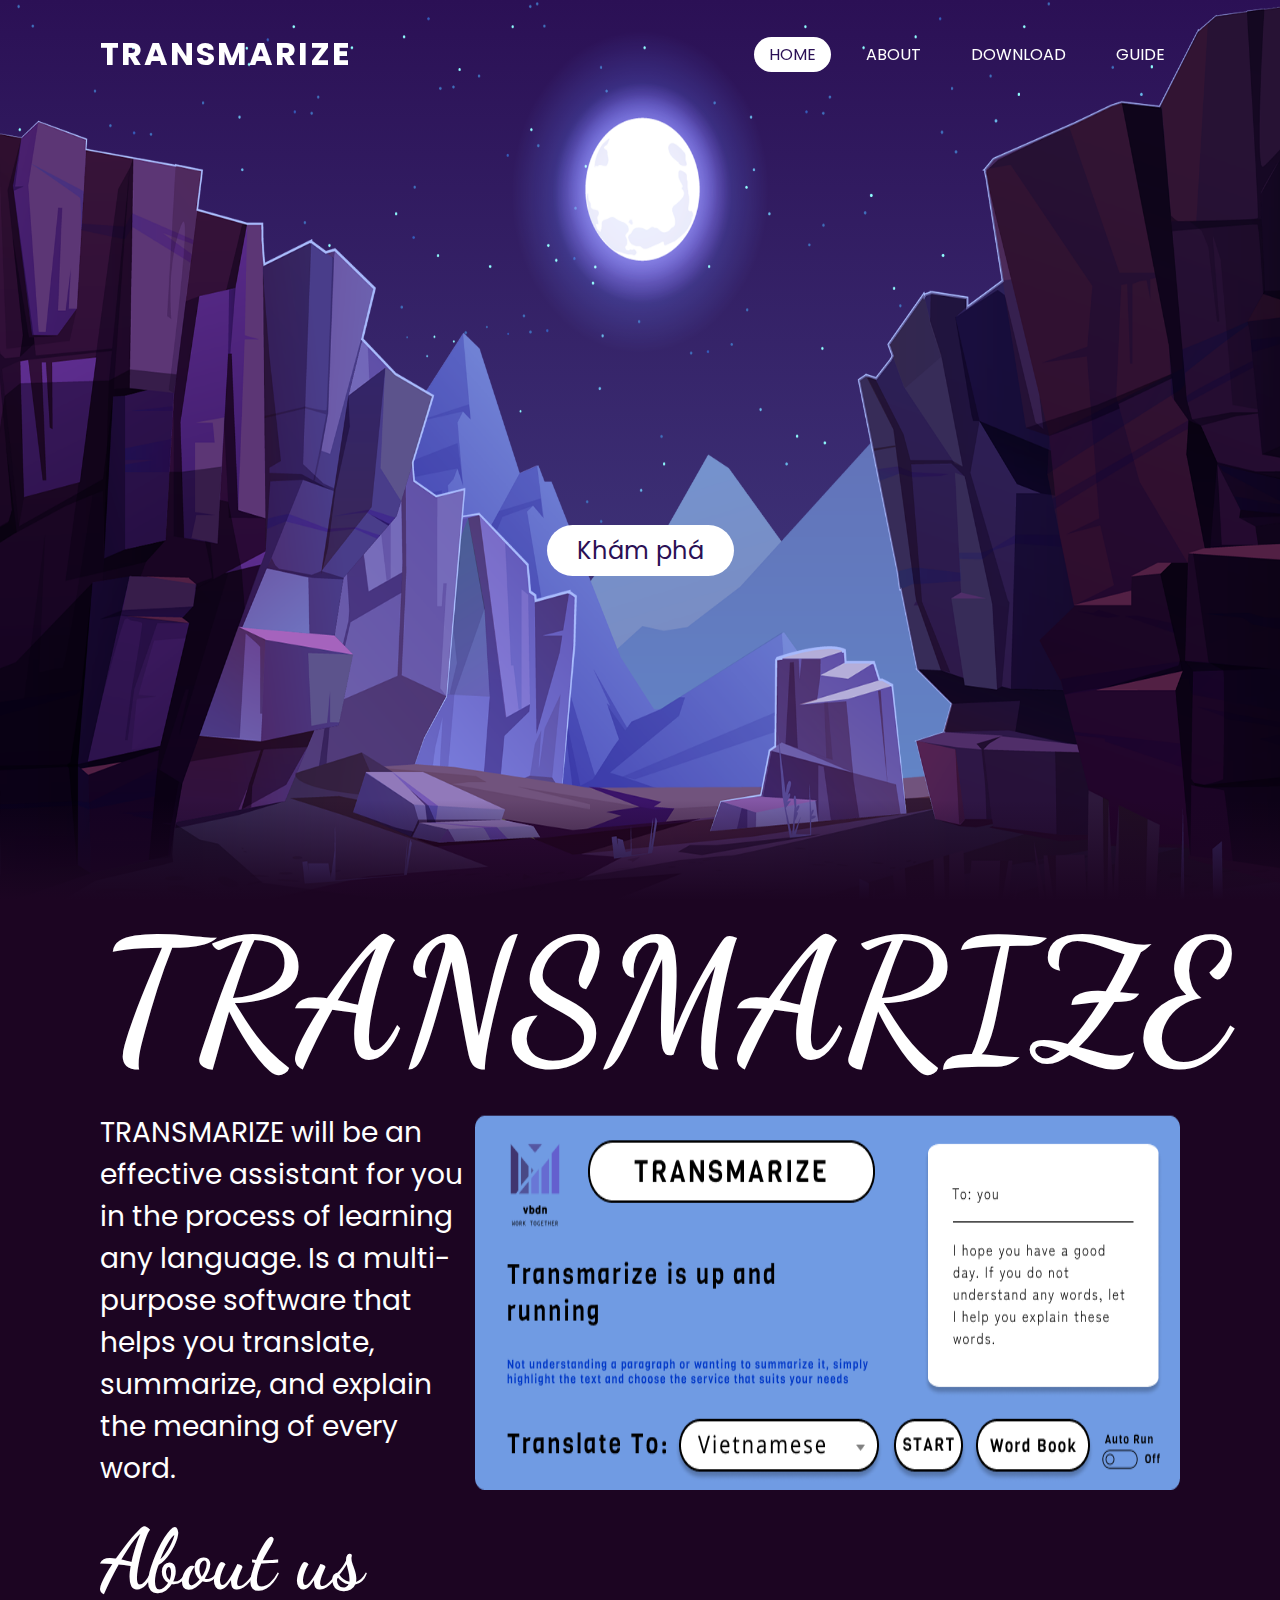
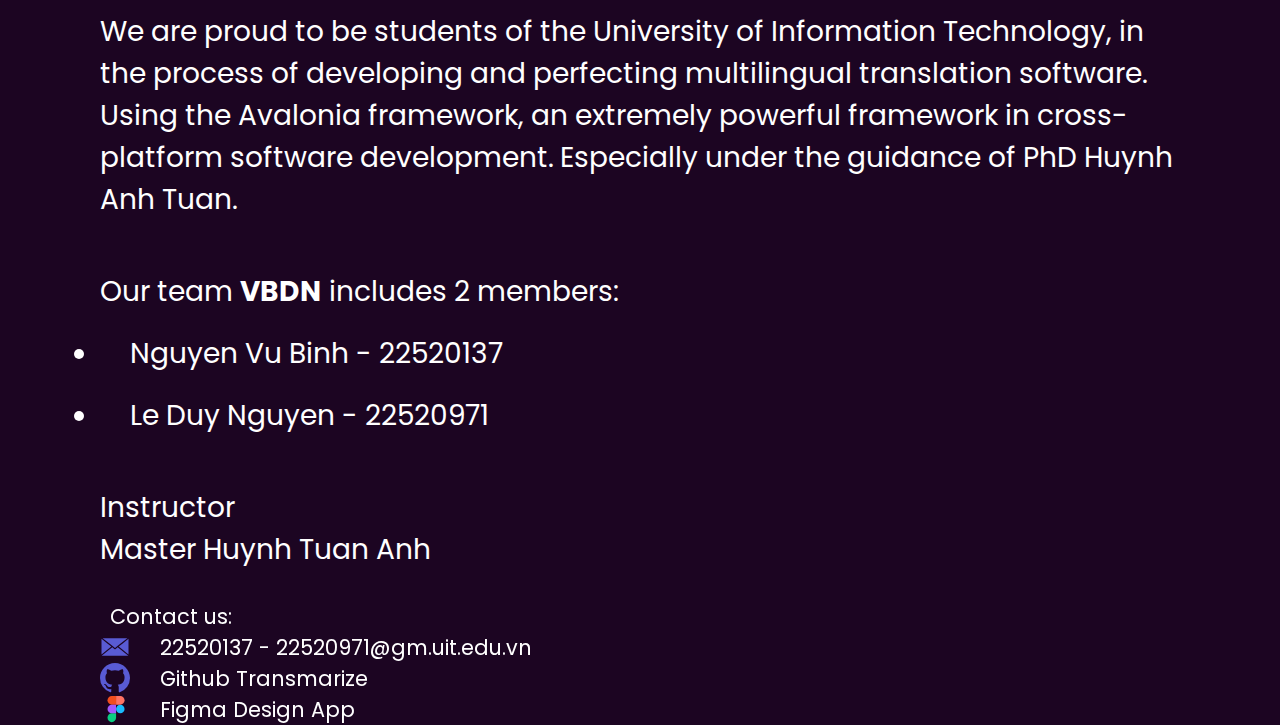
<file: index.html>
<!DOCTYPE html>
<html lang="en">
<head>
    <meta charset="UTF-8">
    <meta name="viewport" content="width=device-width, initial-scale=1.0">
    <title>TRANSMARIZE</title>
    <link rel="stylesheet" href="assets/styles/style.css">
</head>
  <body>
      <header>
          <a href="#" class="logo">TRANSMARIZE</a>
          <ul>
            <li><a href="./index.html" class="active">HOME</a></li>
            <li><a href="./about.html">ABOUT</a></li>
            <li><a href="./download.html">DOWNLOAD</a></li>
            <li><a href="./guides.html">GUIDE</a></li>
          </ul>
        </header>

        <section>
          <img alt="" src="assets/pictures/stars.png" id="stars">
          <img alt="" src="assets/pictures/moon.png" id="moon">
          <img alt="" src="assets/pictures/mountains_behind.png" id="mountains_behind">
          <h2 id = "NameGroup">VBDN</h2>
          <a href="#sec" id="btn">Khám phá</a>
          <img alt="" src="assets/pictures/mountains_front.png" id="mountains_front">
        </section>

        <div class="sec" id="sec">
          <h2 class="NameApp">TRANSMARIZE</h2>
          <div class="introduce">
            <p>TRANSMARIZE will be an effective assistant for you in the process of learning any language. 
              Is a multi-purpose software that helps you translate, summarize, and explain the meaning of every word.</p>
            <img alt="" id="Main_start" src="./assets/App/aboutPicture/Main_start.png">
          </div>
        </div>

        <div class="sec2" id="sec2">
          <h3 class="AboutUs">About us</h3>
          <p class="inforAboutUs">We are proud to be students of the University of Information Technology, in the process of developing and perfecting multilingual translation software. 
            Using the Avalonia framework, an extremely powerful framework in cross-platform software development. 
            Especially under the guidance of PhD Huynh Anh Tuan.</p>
          <div class="member" id="member">
            <p>Our team <strong>VBDN</strong> includes 2 members:</p>
            <ul class="nameMember">
              <li>Nguyen Vu Binh - 22520137</li>
              <li>Le Duy Nguyen - 22520971</li>
            </ul>
          </div>
          <div class="Teacher">
            <p>Instructor</p>
            <p>Master Huynh Tuan Anh</p>
          </div>
        </div>

        <div class="contact">
          <p>Contact us: </p>
          <div class="gmail">
            <img alt="" src="./assets/App/gmail.svg">
            <p class="space-between"></p>
            <p>22520137 - 22520971@gm.uit.edu.vn</p>
          </div>

          <div class="github">
            <img alt="" src="./assets/App/github-mark.svg">
            <p></p>
            <a rel="noopener" href="https://github.com/Binkeurss/TRANSMARIZE_LTTQ" target="_blank"><p>Github Transmarize</p></a>
          </div>

          <div class="figma">
            <img alt="" src="./assets/App/figma.svg">
            <p></p>
            <a target="_blank" rel="noopener" href="https://www.figma.com/file/IxzjL80Egl6aLgVVisqhSO/LTTQ?type=design&node-id=0-1&mode=design&t=9cTaH54V9nGIf5Hu-0">
              <p>Figma Design App</p>
            </a>
          </div>
        </div>

        <script>
          let stars = document.getElementById('stars');
          let moon = document.getElementById('moon');
          let mountains_behind = document.getElementById('mountains_behind');
          let NameGroup = document.getElementById('NameGroup');
          let btn = document.getElementById('btn');
          let mountains_front = document.getElementById('mountains_front');
          let header = document.querySelector('header');

          window.addEventListener('scroll', function() {
            let value = window.scrollY;
            stars.style.left = value * 0.25 + 'px';
            moon.style.top = value * 1.05 + 'px';
            mountains_behind.style.top = value * 0.5 + 'px';
            mountains_front.style.top = value * 0 + 'px';
            NameGroup.style.marginRight = value * 4 + 'px';
            NameGroup.style.marginTop = value * 1.5 + 'px';
            header.style.top = value * 0.5 + 'px';
          })
        </script>
  </body>
</html>
</file>
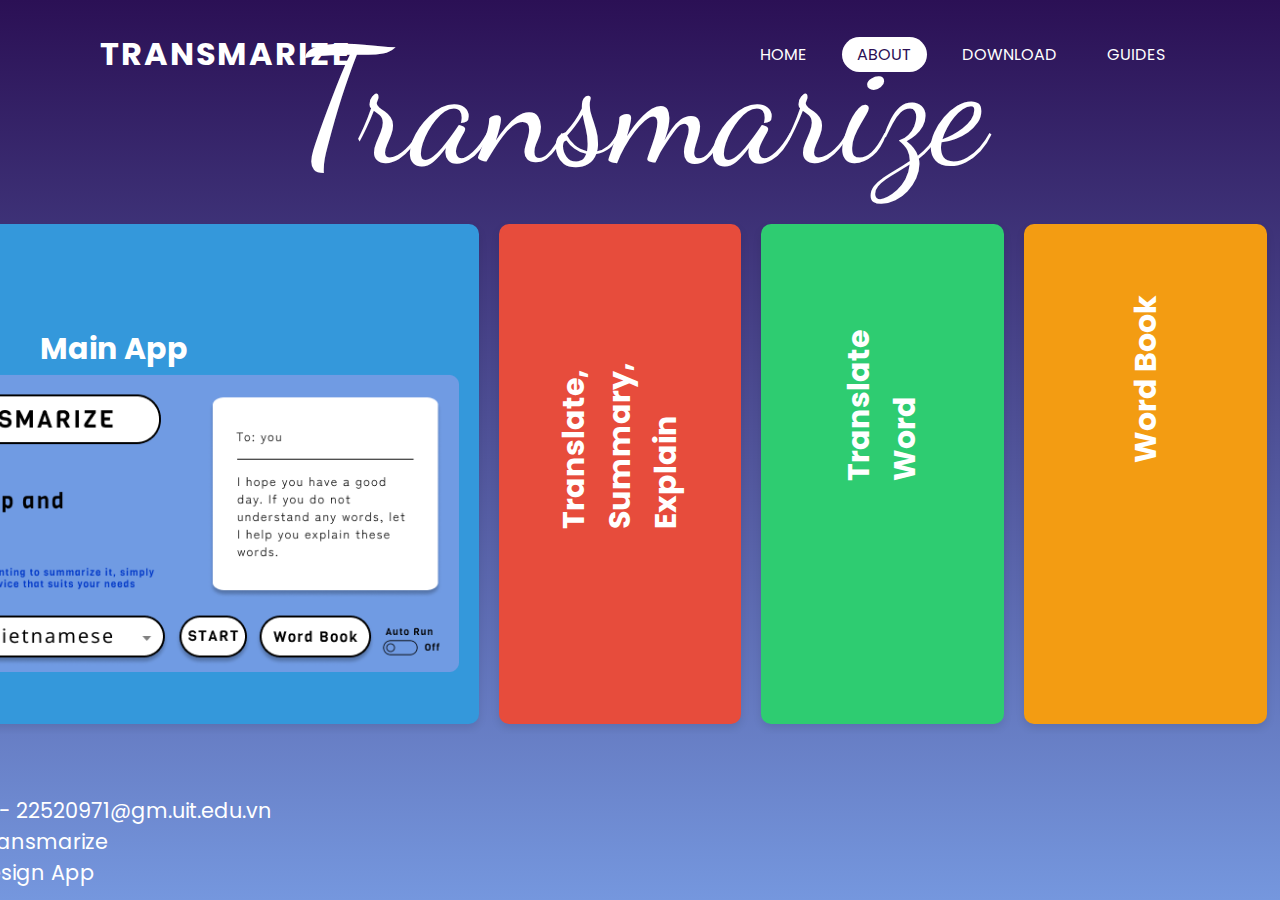
<file: about.html>
<!DOCTYPE html>
<html lang="en">
<head>
  <meta charset="UTF-8">
  <meta name="viewport" content="width=device-width, initial-scale=1.0">
  <link rel="stylesheet" href="./assets/styles/style_about.css">
  <title>ABOUT</title>
</head>
<body>
  <header>
    <a href="#" class="logo">TRANSMARIZE</a>
    <ul>
      <li><a href="./index.html">HOME</a></li>
      <li><a href="./about.html" class="active">ABOUT</a></li>
      <li><a href="./download.html">DOWNLOAD</a></li>
      <li><a href="./guides.html">GUIDES</a></li>
    </ul>
  </header>
  <div class="row-container">
    <div class="logo-container">
      <div class="logo">Transmarize</div>
    </div>
  
    <div class="card-container">
      <div class="card card1 expanded" onclick="toggleCard(this)">
        <div class="card-content">
          <h2>Main App</h2>
          <img src="./assets/App/aboutPicture/Main_start.png" alt="Image_1">
        </div>
      </div>
  
      <div class="card collapsed card2" onclick="toggleCard(this)">
        <div class="card-content">
          <h2>Translate, Summary, Explain</h2>
          <img src="./assets/App/aboutPicture/Explain.png" alt="Image_2">
        </div>
      </div>
  
      <div class="card collapsed card3" onclick="toggleCard(this)">
        <div class="card-content">
          <h2>Translate Word</h2>
          <img src="./assets/App/aboutPicture/TranslateWordView.png" alt="Image_3">
        </div>
      </div>
  
      <div class="card collapsed card4" onclick="toggleCard(this)">
        <div class="card-content">
          <h2>Word Book</h2>
          <img src="./assets/App/aboutPicture/WordBook.png" alt="Image_4">
        </div>
      </div>
  
      <div class="card collapsed card5" onclick="toggleCard(this)">
        <div class="card-content">
          <h2>Revise and FlashCard</h2>
          <img src="./assets/App/aboutPicture/ReviseAndFlashcard.png" alt="Image_5">
        </div>
      </div>
    </div>

    <div class="contact_about">
      <p>Contact us: </p>
      <div class="gmail_about">
        <img alt="" src="./assets/App/gmail.svg">
        <p class="space-between"></p>
        <p>22520137 - 22520971@gm.uit.edu.vn</p>
      </div>

      <div class="github_about">
        <img alt="" src="./assets/App/github-mark.svg">
        <p></p>
        <a rel="noopener" href="https://github.com/Binkeurss/TRANSMARIZE_LTTQ" target="_blank"><p>Github Transmarize</p></a>
      </div>

      <div class="figma_about">
        <img alt="" src="./assets/App/figma.svg">
        <p></p>
        <a target="_blank" rel="noopener" href="https://www.figma.com/file/IxzjL80Egl6aLgVVisqhSO/LTTQ?type=design&node-id=0-1&mode=design&t=9cTaH54V9nGIf5Hu-0">
          <p>Figma Design App</p>
        </a>
      </div>
    </div>
  </div>
  <script>
    let expandedCard = document.querySelector('.expanded');

    function toggleCard(card) 
    {
      if (expandedCard === card) 
      {
        // If the same card is clicked again, do nothing
        return;
      } 
      else 
      {
        // Collapse the previously expanded card (if any)
        if (expandedCard) 
        {
          expandedCard.classList.remove('expanded');
          expandedCard.classList.add('collapsed');
        }

        // Expand the clicked card
        card.classList.remove('collapsed');
        card.classList.add('expanded');
        expandedCard = card;
      }
    }
  </script>
</body>
</html>
</file>
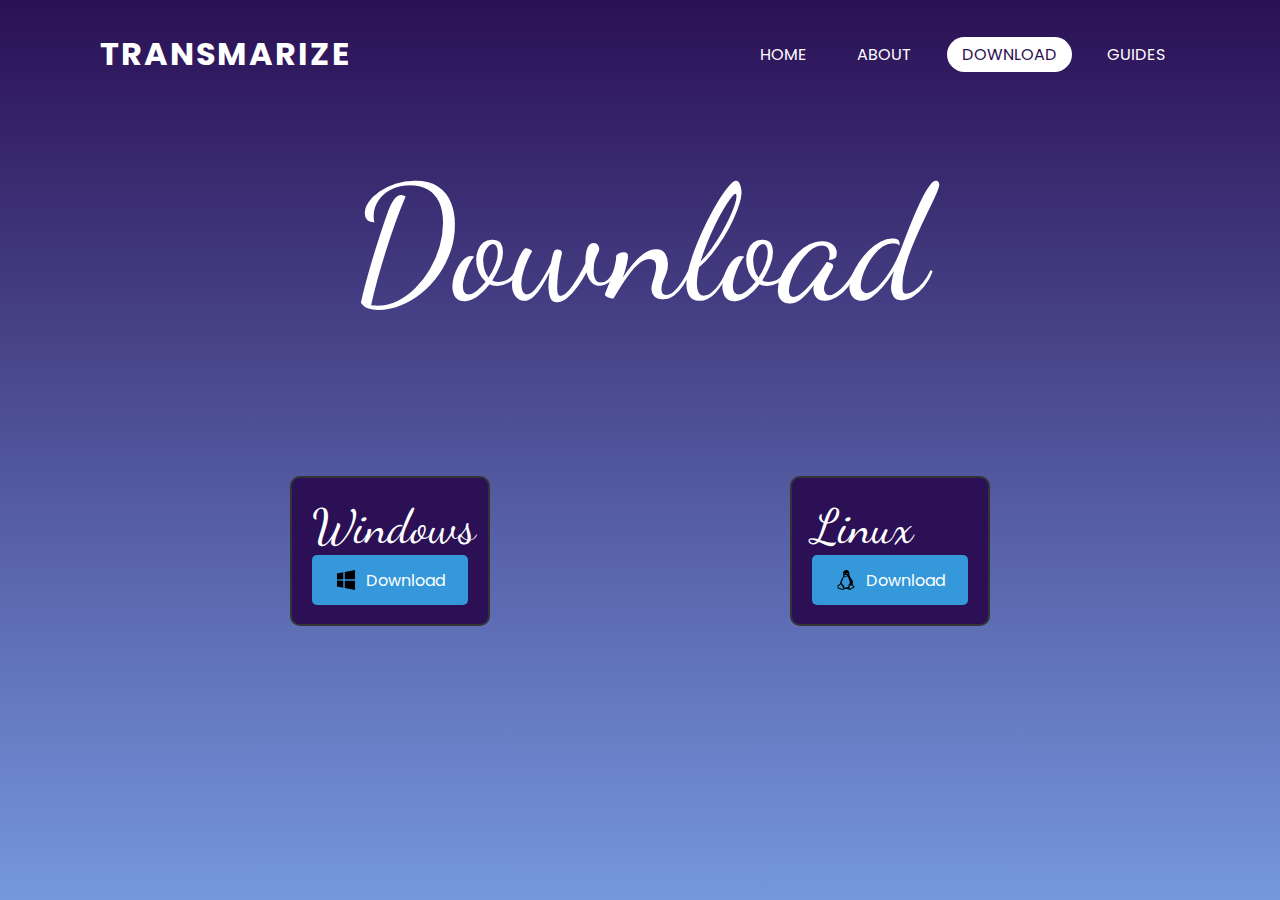
<file: download.html>
<!DOCTYPE html>
<html lang="en">
<head>
  <meta charset="UTF-8">
  <meta name="viewport" content="width=device-width, initial-scale=1.0">
  <link rel="stylesheet" href="./assets/styles/style_download.css">
  <title>DOWNLOAD</title>
</head>
<body>
  <header>
    <a href="#" class="logo">TRANSMARIZE</a>
    <ul>
      <li><a href="./index.html">HOME</a></li>
      <li><a href="./about.html">ABOUT</a></li>
      <li><a href="./download.html" class="active">DOWNLOAD</a></li>
      <li><a href="./guides.html">GUIDES</a></li>
    </ul>
  </header>

  <div>
    <div class="logo-container">
      <div class="logo">Download</div>
    </div>

    <div class="cross-platform">
      <div class="rectangular-Windows">
        <p>Windows</p>
        <a href="./download_app/Windows/Transmarize-v2.0.0-Setup.exe.zip" class="Windows">
          <img alt="" class="windows" src="./assets/App/downloadPicture/windows.svg">
          Download
        </a>
      </div>
      <p class="space-between"></p>
      <div class="rectangular-Linux">
        <p>Linux</p>
        <a href="./download_app/Linux/Transmarize-v2.0.0-Setup.exe" class="Linux">
          <img alt="" class="linux" src="./assets/App/downloadPicture/linux.svg">
          Download
        </a>
      </div>
    </div>

  </div>
</body>
</html>
</file>
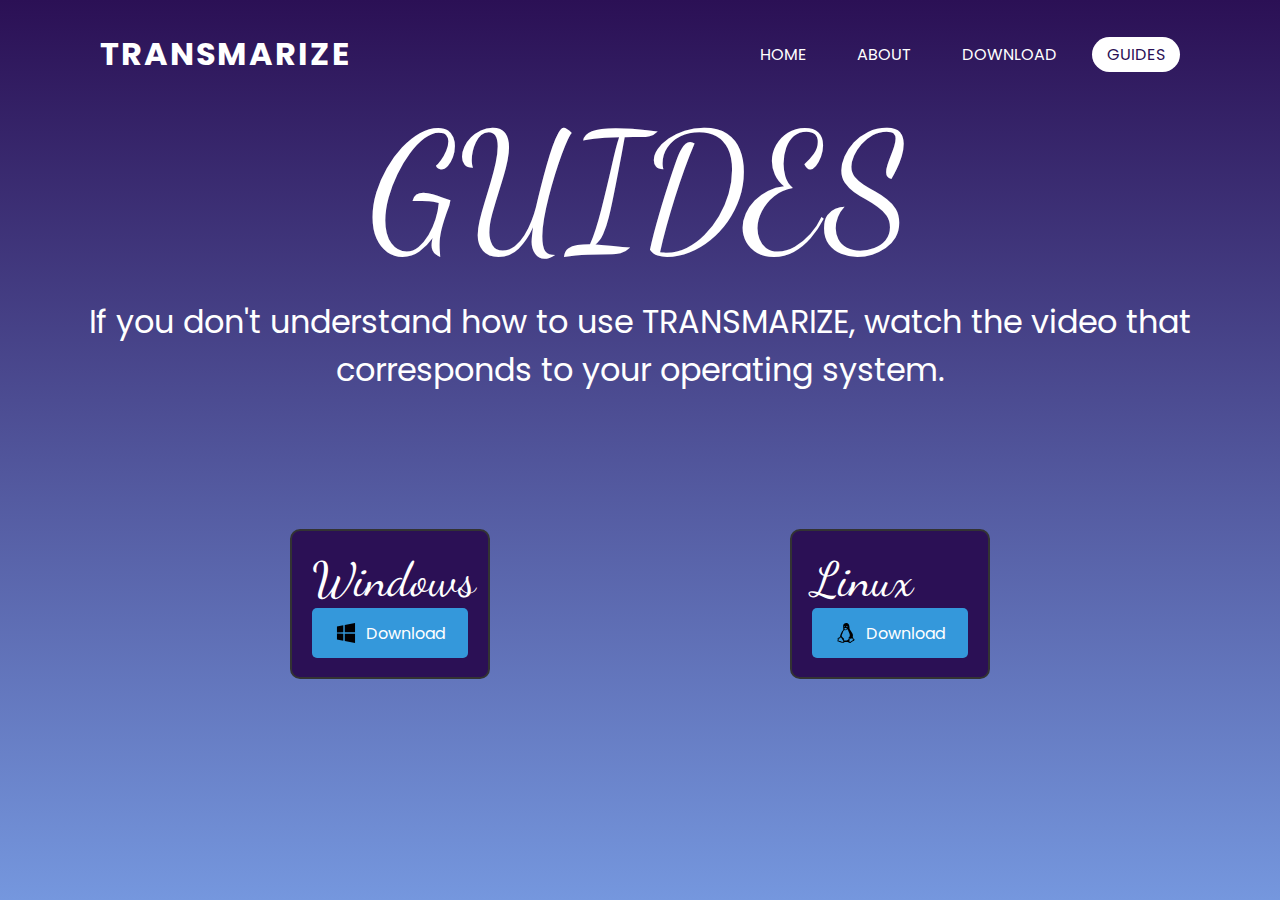
<file: guides.html>
<!DOCTYPE html>
<html lang="en">
<head>
  <meta charset="UTF-8">
  <meta name="viewport" content="width=device-width, initial-scale=1.0">
  <link rel="stylesheet" href="./assets/styles/style_guides.css">
  <title>DOWNLOAD</title>
</head>
<body>
  <header>
    <a href="#" class="logo">TRANSMARIZE</a>
    <ul>
      <li><a href="./index.html">HOME</a></li>
      <li><a href="./about.html">ABOUT</a></li>
      <li><a href="./download.html" >DOWNLOAD</a></li>
      <li><a href="./guides.html" class="active">GUIDES</a></li>
    </ul>
  </header>

  <div>
    <div class="logo-container">
      <div class="logo">GUIDES</div>
    </div>
    <div class="Loidan-container">
      <div class="Loidan">If you don't understand how to use TRANSMARIZE, watch the video that corresponds to your operating system.</div>
    </div>
    <div class="cross-platform">
      <div class="rectangular-Windows">
        <p>Windows</p>
        <a rel="noopener" target="_blank" href="https://www.youtube.com/watch?v=XJYXpL52WxU" class="Windows">
          <img alt="" class="windows" src="./assets/App/downloadPicture/windows.svg">
          Download
        </a>
      </div>
      <p class="space-between"></p>
      <div class="rectangular-Linux">
        <p>Linux</p>
        <a rel="noopener" target="_blank" href="https://www.youtube.com/watch?v=ZFD48KswC2Q" class="Linux">
          <img alt="" class="linux" src="./assets/App/downloadPicture/linux.svg">
          Download
        </a>
      </div>
    </div>

  </div>
</body>
</html>
</file>
<file: assets/styles/style.css>
@import url('https://fonts.googleapis.com/css?family=Poppins:300,400,500,600,700,800,900&display=swap');
@import url('https://fonts.googleapis.com/css2?family=Dancing+Script:wght@700&family=Montserrat:wght@400;700&display=swap');
*
{
  margin: 0;
  padding: 0;
  box-sizing: border-box;
  font-family: 'Poppins', sans-serif;
  scroll-behavior: smooth;
}

body {
  min-height: 100vh;
  overflow-x: hidden;
  background: linear-gradient(#2b1055, #7597de);
}

/* Design Header */
header {
  position: absolute;
  top: 0;
  left: 0;
  width: 100%;
  padding: 30px 100px;
  display: flex;
  justify-content: space-between;
  align-items: center;
  z-index: 1000;
}

header .logo {
  color: #fff;
  font-weight: 700;
  text-decoration: none;
  font-size: 2em;
  text-transform: uppercase;
  letter-spacing: 2px;
}

header ul {
  display: flex;
  justify-content: center;
  align-items: center;
}

header ul li {
  list-style: none;
  margin-left: 20px;
}

header ul li a {
  text-decoration: none;
  padding: 6px 15px;
  color: #fff;
  border-radius: 20px;
}

header ul li a:hover,
header ul li a.active {
  background: #fff;
  color:#2b1055;
}

/*Design các thẻ section*/
section
{
  position: relative;
  width: 100%;
  height: 100vh;
  padding: 100px;
  display: flex;
  justify-content: center;
  align-items: center;
  overflow: hidden;
}

section::before
{
  content: '';
  position: absolute;
  bottom: 0;
  width: 100%;
  height: 100px;
  background: linear-gradient(to top, #1c0522, transparent);
  z-index: 1000;
}

section img
{
  position: absolute;
  top: 0;
  left: 0;
  width: 100%;
  height: 100%;
  pointer-events: none;
}

section img#moon
{
  mix-blend-mode: screen;
}

#mountains_front
{
  z-index:10;
}

#NameGroup
{
  position: absolute;
  right: -350px;
  color: #fff;
  white-space: nowrap;
  font-size: 8vw;
  z-index: 9;
}

#btn
{
  text-decoration: none;
  display: inline-block;
  padding: 8px 30px;
  border-radius: 40px;
  background: #fff;
  color:#2b1055;
  font-size: 1.5em;
  z-index: 9;
  transform: translateY(100px);
}

.sec 
{
  height: 100%;
  position: relative;
  padding-left: 100px;
  padding-right: 100px;
  padding-bottom: 20px;
  background: #1c0522;
  font-size: 3.5em;
}

.sec .NameApp
{
  font-family: Dancing Script;
  font-size: 3em;
  margin-bottom: 10px;
  color: #fff;
  cursor: pointer;
  transition: transform 0.3s ease-in-out;
}

.sec .NameApp:hover 
{
  transform: scale(1.1);
}

.sec introduce
{
  display: flex;
  flex-direction: row;
}

.sec .introduce
{
  display: flex;
  flex-direction: row;
  justify-content: space-between;

}

.sec .introduce p
{
  font-size: 0.5em;
  color: #fff;
  cursor: pointer;
  transition: transform 0.3s ease-in-out;
}

.sec .introduce p:hover
{
  transform: scale(1.1);
}

.sec .introduce img
{
  transition: transform 0.3s ease-in-out;
}

.sec .introduce img:hover
{
  transform: scale(1.1);
}

.sec2
{
  position: relative;
  padding-left: 100px;
  padding-right: 100px;
  padding-bottom: 0px;
  padding-top: 0px;
  background: #1c0522;
  font-size: 3.5em;
}

.sec2 .AboutUs
{
  font-family: Dancing Script;
  font-size: 1.5em;
  color: #fff;
  transition: transform 0.3s ease-in-out;
}

.sec2 .AboutUs:hover
{
  transform: scale(1.1);
}

.sec2 .inforAboutUs
{
  font-size: 0.5em;
  color: #fff;
  transition: transform 0.3s ease-in-out;
}

.sec2 .inforAboutUs:hover
{
  transform:scale(1.1);
}

.sec2 .member
{
  padding-top: 50px;
  font-size: 0.5em;
  color: #fff;
  transition: transform 0.3s ease-in-out;
}

.sec2 .member:hover
{
  transform:scale(1.05);
}

.sec2 .nameMember li
{
  padding-top: 20px;
  padding-left: 30px;
}

.sec2 .Teacher
{
  padding-top: 50px;
  font-size: 0.5em;
  color: #fff;
  transition: transform 0.3s ease-in-out;
}

.sec2 .Teacher:hover
{
  transform:scale(1.05);
}

.contact
{
  padding-left: 100px;
  padding-top: 30px;
  color: #fff;
  background: #1c0522;
}

.contact p
{
  font-size: 1.3em;
  transition: transform 0.3s ease-in-out;
}

.contact p:hover
{
  transform:scale(1.05);
}

.contact div
{
  display: flex;
  justify-content: left;
}

.contact div img
{
  height: 30px;
  width: 30px;

}

.contact .gmail .space-between
{
  padding-left: 10px;
  padding-right: 10px;
}

.contact .github img
{
  height: 30px;
  width: 30px;
}

.contact p
{
  padding-left: 10px;
  padding-right: 10px;
}

.contact a
{
  text-decoration: none;
  color: #fff;
}

.contact .figma img
{
  height: 30px;
  width: 30px;
}
</file>
<file: assets/styles/style_about.css>
@import url('https://fonts.googleapis.com/css?family=Poppins:300,400,500,600,700,800,900&display=swap');
@import url('https://fonts.googleapis.com/css2?family=Dancing+Script:wght@700&family=Montserrat:wght@400;700&display=swap');
*
{
  margin: 0;
  padding: 0;
  box-sizing: border-box;
  font-family: 'Poppins', sans-serif;
  scroll-behavior: smooth;
}

body 
{
  display: flex;
  justify-content: center;
  align-items: center;
  min-height: 100vh;
  overflow-x: hidden;
  background: linear-gradient(#2b1055, #7597de);
}

header {
  position: absolute;
  top: 0;
  left: 0;
  width: 100%;
  padding: 30px 100px;
  display: flex;
  justify-content: space-between;
  align-items: center;
  z-index: 1000;
}

header .logo {
  color: #fff;
  font-weight: 700;
  text-decoration: none;
  font-size: 2em;
  text-transform: uppercase;
  letter-spacing: 2px;
}

header ul {
  display: flex;
  justify-content: center;
  align-items: center;
}

header ul li {
  list-style: none;
  margin-left: 20px;
}

header ul li a {
  text-decoration: none;
  padding: 6px 15px;
  color: #fff;
  border-radius: 20px;
}

header ul li a:hover,
header ul li a.active {
  background: #fff;
  color:#2b1055;
}

.card-container 
{
  display: flex;
  overflow: hidden;
  width: 1800px; /* Adjust the overall width as needed */
}

.card 
{
  flex: 1;
  height: 500px;
  width: auto;
  margin: 10px;
  overflow: hidden;
  border-radius: 10px;
  box-shadow: 0 4px 8px rgba(0, 0, 0, 0.1);
  transition: flex 0.3s ease, background-color 0.3s ease;
  position: relative;
  color: white; /* Text color */
}

.card.expanded 
{
  flex: 3; /* Increase the flex value for the expanded card to make it wider */
  background-color: #3498db;
}

.card.collapsed 
{
  flex: 1; /* Reset the flex value for the collapsed cards */
}

.card.collapsed.card1 { background-color: #352368; }
.card.collapsed.card2 { background-color: #e74c3c; }
.card.collapsed.card3 { background-color: #2ecc71; }
.card.collapsed.card4 { background-color: #f39c12; }
.card.collapsed.card5 { background-color: #9b59b6; }

.card-content 
{
  display: flex;
  flex-direction: column;
  align-items: center;
  justify-content: center;
  height: 100%;
  padding: 20px;
}

.card img 
{
  max-width: 100%;
  max-height: 100%;
  transition: opacity 0.3s ease; /* Transition for image scaling */
  transform: scale(0.8); /* Initial scale for the image */
  opacity: 0;
}

.card.expanded img
{
  opacity: 1;
  transform: scale(1); /* Scale for the expanded image */
}

.card:nth-child(2) img 
{
  max-width: 100%; /* Set the maximum width for the image */
  max-height: 400px; /* Set the maximum height for the image */
}


.card h2 {
  margin-top: 50px;
  font-size: 30px;
  transition: transform 0.3s ease;
}

.card.expanded h2 {
  transform: rotate(0deg); /* Reset rotation for the expanded card */
}

.card.collapsed h2 {
  transform: rotate(-90deg); /* Rotate the card name vertically */
}

.logo-container .logo
{
  text-align: center;
  overflow: hidden;
  font-family: Dancing Script;
  font-size: 10em;
  margin-bottom: 10px;
  color: #fff;
  cursor: pointer;
  transition: transform 0.3s ease-in-out;
}

.logo-container .logo:hover
{
  transform: scale(1.1);
}

.contact_about
{
  padding-left: 100px;
  padding-top: 30px;
  color: #fff;
}

.contact_about p
{
  font-size: 1.3em;
  transition: transform 0.3s ease-in-out;
}

.contact_about p:hover
{
  transform:scale(1.05);
}

.contact_about div
{
  display: flex;
  justify-content: left;
}

.contact_about div img
{
  height: 30px;
  width: 30px;

}

.contact_about .gmail_about .space-between
{
  padding-left: 10px;
  padding-right: 10px;
}

.contact_about .github_about img
{
  height: 30px;
  width: 30px;
}

.contact_about p
{
  padding-left: 10px;
  padding-right: 10px;
}

.contact_about a
{
  text-decoration: none;
  color: #fff;
}

.contact_about .figma_about img
{
  height: 30px;
  width: 30px;
}
</file>
<file: assets/styles/style_download.css>
@import url('https://fonts.googleapis.com/css?family=Poppins:300,400,500,600,700,800,900&display=swap');
@import url('https://fonts.googleapis.com/css2?family=Dancing+Script:wght@700&family=Montserrat:wght@400;700&display=swap');
*
{
  margin: 0;
  padding: 0;
  box-sizing: border-box;
  font-family: 'Poppins', sans-serif;
  scroll-behavior: smooth;
}

body 
{
  display: flex;
  justify-content: center;
  align-items: center;
  min-height: 100vh;
  overflow-x: hidden;
  background: linear-gradient(#2b1055, #7597de);
}

header {
  position: absolute;
  top: 0;
  left: 0;
  width: 100%;
  padding: 30px 100px;
  display: flex;
  justify-content: space-between;
  align-items: center;
  z-index: 1000;
}

header .logo {
  color: #fff;
  font-weight: 700;
  text-decoration: none;
  font-size: 2em;
  text-transform: uppercase;
  letter-spacing: 2px;
}

header ul {
  display: flex;
  justify-content: center;
  align-items: center;
}

header ul li {
  list-style: none;
  margin-left: 20px;
}

header ul li a {
  text-decoration: none;
  padding: 6px 15px;
  color: #fff;
  border-radius: 20px;
}

header ul li a:hover,
header ul li a.active {
  background: #fff;
  color:#2b1055;
}

.logo-container .logo
{
  text-align: center;
  overflow: hidden;
  font-family: Dancing Script;
  font-size: 10em;
  margin-bottom: 10px;
  color: #fff;
  cursor: pointer;
  transition: transform 0.3s ease-in-out;
}

.logo-container .logo:hover
{
  transform: scale(1.1);
}



.cross-platform {
  padding: 50px;
  display: flex;
  justify-content: center;
  align-items: center;
}

.cross-platform .space-between
{
  padding: 150px;
}

.rectangular-Windows,
.rectangular-Linux {
  width: 200px;
  height: 150px;
  border: 2px solid #333;
  border-radius: 10px;
  padding: 20px;
  box-sizing: border-box;
  display: block;
  justify-content: center;
  align-items: center;
  background: #2b1055
}

.rectangular-Windows p,
.rectangular-Linux p {
  justify-content: center;
  align-items: center;
  font-size: 3em;
  color: #fff;
  font-family: Dancing Script;
}

.Windows,
.Linux {
  display: flex;
  align-items: center;
  justify-content: center;
  background-color: #3498db;
  color: white;
  padding: 10px 20px;
  border: none;
  border-radius: 5px;
  cursor: pointer;
  text-decoration: none;
  font-size: 1em;
}

.Windows .windows,
.Linux .linux
{
  height: 30px;
  width: 30px;
  padding-right: 10px;
  transition: box-shadow 0.15s
              opacity 0.15s;
}

.rectangular-Windows .Windows:hover,
.rectangular-Linux .Linux:hover
{
  box-shadow: 2px 2px 10px rgba(0, 0, 0, 0.15);
}

.rectangular-Windows .Windows:active,
.rectangular-Linux .Linux:active
{
  opacity: 0.5;
}
</file>
<file: assets/styles/style_guides.css>
@import url('https://fonts.googleapis.com/css?family=Poppins:300,400,500,600,700,800,900&display=swap');
@import url('https://fonts.googleapis.com/css2?family=Dancing+Script:wght@700&family=Montserrat:wght@400;700&display=swap');
*
{
  margin: 0;
  padding: 0;
  box-sizing: border-box;
  font-family: 'Poppins', sans-serif;
  scroll-behavior: smooth;
}

body 
{
  display: flex;
  justify-content: center;
  align-items: center;
  min-height: 100vh;
  overflow-x: hidden;
  background: linear-gradient(#2b1055, #7597de);
}

header {
  position: absolute;
  top: 0;
  left: 0;
  width: 100%;
  padding: 30px 100px;
  display: flex;
  justify-content: space-between;
  align-items: center;
  z-index: 1000;
}

header .logo {
  color: #fff;
  font-weight: 700;
  text-decoration: none;
  font-size: 2em;
  text-transform: uppercase;
  letter-spacing: 2px;
}

header ul {
  display: flex;
  justify-content: center;
  align-items: center;
}

header ul li {
  list-style: none;
  margin-left: 20px;
}

header ul li a {
  text-decoration: none;
  padding: 6px 15px;
  color: #fff;
  border-radius: 20px;
}

header ul li a:hover,
header ul li a.active {
  background: #fff;
  color:#2b1055;
}

.logo-container .logo
{
  text-align: center;
  overflow: hidden;
  font-family: Dancing Script;
  font-size: 10em;
  margin-bottom: 10px;
  color: #fff;
  cursor: pointer;
  transition: transform 0.3s ease-in-out;
}

.logo-container .logo:hover
{
  transform: scale(1.1);
}

.Loidan-container .Loidan
{
  text-align: center;
  overflow: hidden;
  font-size: 2em;
  margin-bottom: 10px;
  color: #fff;
  cursor: pointer;
  transition: transform 0.3s ease-in-out;
}

.Loidan-container .Loidan:hover
{
  transform: scale(1.1);
}

.cross-platform {
  padding: 50px;
  display: flex;
  justify-content: center;
  align-items: center;
}

.cross-platform .space-between
{
  padding: 150px;
}

.rectangular-Windows,
.rectangular-Linux {
  width: 200px;
  height: 150px;
  border: 2px solid #333;
  border-radius: 10px;
  padding: 20px;
  box-sizing: border-box;
  display: block;
  justify-content: center;
  align-items: center;
  background: #2b1055
}

.rectangular-Windows p,
.rectangular-Linux p {
  justify-content: center;
  align-items: center;
  font-size: 3em;
  color: #fff;
  font-family: Dancing Script;
}

.Windows,
.Linux {
  display: flex;
  align-items: center;
  justify-content: center;
  background-color: #3498db;
  color: white;
  padding: 10px 20px;
  border: none;
  border-radius: 5px;
  cursor: pointer;
  text-decoration: none;
  font-size: 1em;
}

.Windows .windows,
.Linux .linux
{
  height: 30px;
  width: 30px;
  padding-right: 10px;
  transition: box-shadow 0.15s
              opacity 0.15s;
}

.rectangular-Windows .Windows:hover,
.rectangular-Linux .Linux:hover
{
  box-shadow: 2px 2px 10px rgba(0, 0, 0, 0.15);
}

.rectangular-Windows .Windows:active,
.rectangular-Linux .Linux:active
{
  opacity: 0.5;
}
</file>
